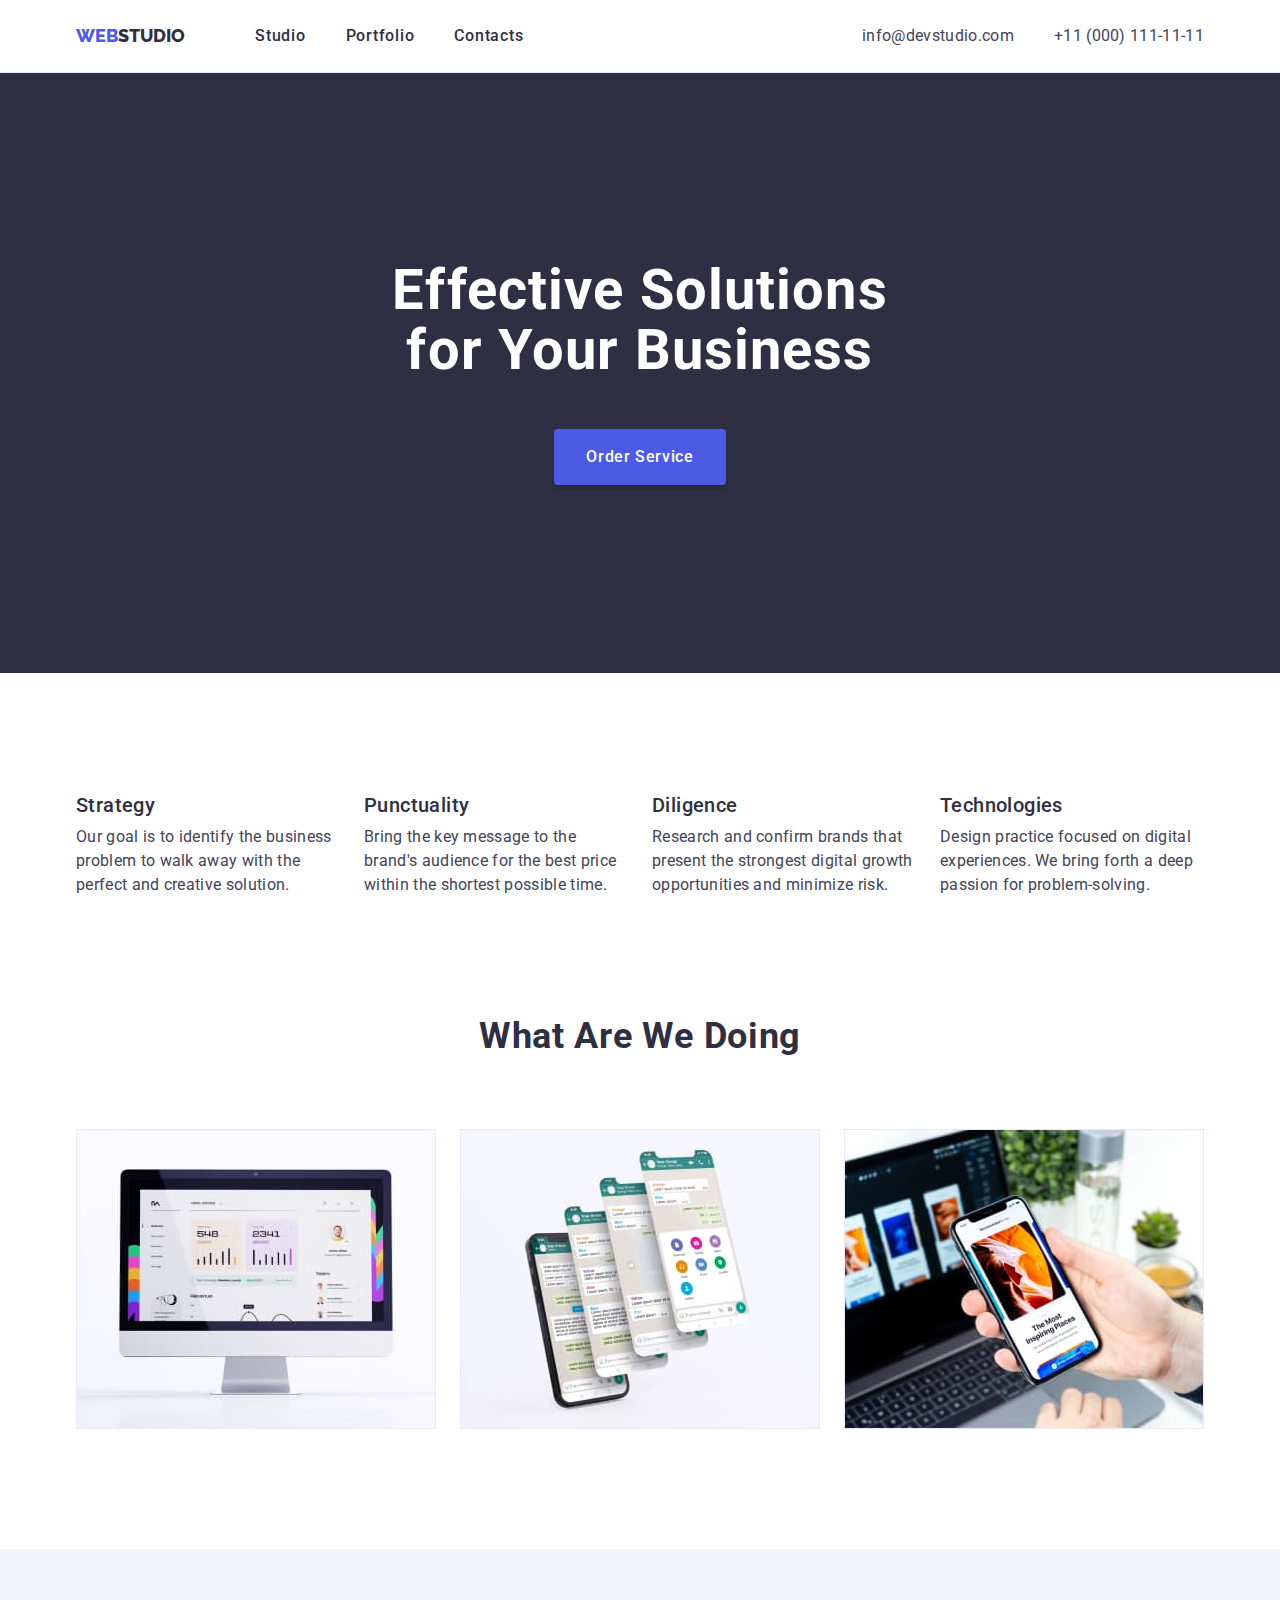
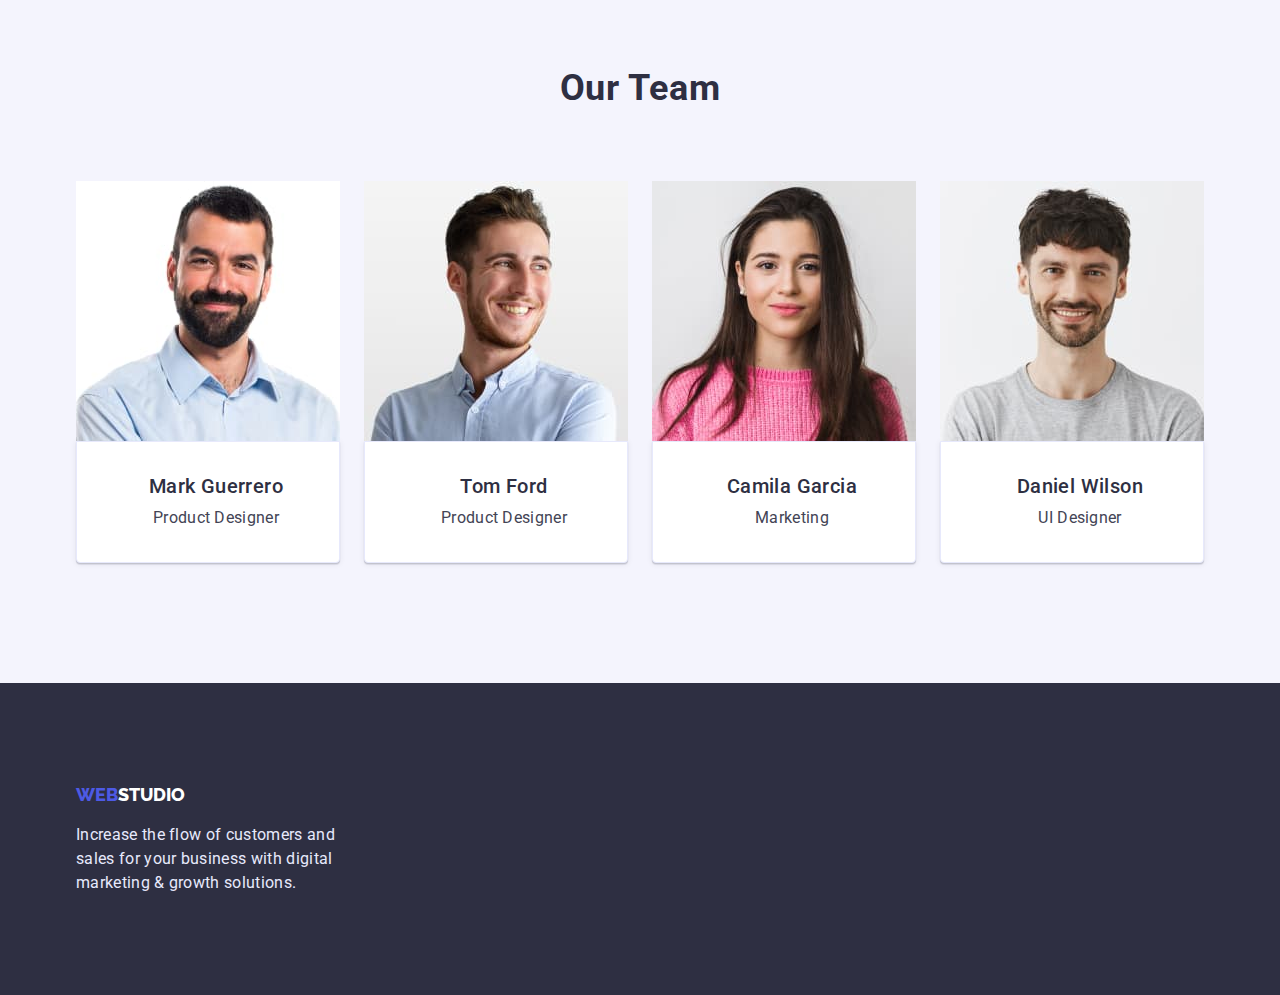
<file: index.html>
<!DOCTYPE html>
<html lang="en">
<head>
    <meta charset="UTF-8">
    <meta http-equiv="X-UA-Compatible" content="IE=edge">
    <meta name="viewport" content="width=device-width, initial-scale=1.0">
    <title>WebStudio</title>
    <link rel="preconnect" href="https://fonts.googleapis.com">
    <link rel="preconnect" href="https://fonts.gstatic.com" crossorigin>
    <link href="https://fonts.googleapis.com/css2?family=Raleway:wght@800&family=Roboto:wght@400;500;700;900&display=swap"
        rel="stylesheet">
    <link rel="stylesheet" href="https://cdn.jsdelivr.net/npm/modern-normalize@1.1.0/modern-normalize.min.css">
    <link rel="stylesheet" href="./css/styles.css">
</head>
<body class="body-section">
    <!--Header section-->
    <header class="page-header">
    <div class="container page-header-container">
        <nav class="page-nav">
         <a class="logo link" href="./index.html"><span class="logo-web">Web</span>Studio</a>
            <ul class="menu list">
                <li class="menu-item">
                    <a class="menu-link link" href="./index.html">Studio</a>
                </li>
                <li class="menu-item">
                    <a class="menu-link link" href="./portfolio.html">Portfolio</a>
                </li>
                <li class="menu-item">
                    <a class="menu-link link" href="">Contacts</a>
                </li>
            </ul>
        </nav>
        <address  class="address-page">
            <ul class="contact-menu list">
                <li>
                    <a class="contact-link link" href="mailto:info@devstudio.com">info@devstudio.com</a>
                </li>
                <li>
                    <a class="contact-link link" href="tel:+110001111111">+11 (000) 111-11-11</a>
                </li>
            </ul>
        </address>
    </div>
    </header>
   

    <!--Main section-->
    <main>
        <!--Hero section-->
       <section class="hero section">
        <div class="container">
        <h1 class="hero-title">Effective Solutions
        for Your Business
        </h1>
        <button class="modal-button" type="button">Order Service</button>
        </div>
       </section>    
       <!--About section-->
       <section class="benefits section">
    <div class="container">
        <h2 hidden>Benefits</h2>
       <ul class="benefits-list list">
        <li class="benefits-item">
            <h3 class="section-subtitle">Strategy</h3>
            <p class="section-text">Our goal is to identify the business
            problem to walk away with the perfect and creative solution.</p>
        </li>
        <li class="benefits-item">
            <h3 class="section-subtitle">Punctuality</h3>
            <p class="section-text">Bring the key message to the brand's audience for the best price within the shortest possible time.</p>
        </li>
        <li class="benefits-item">
            <h3 class="section-subtitle">Diligence</h3>
            <p class="section-text">Research and confirm brands that present the strongest digital growth opportunities and minimize risk.</p>
        </li>
        <li class="benefits-item">
            <h3 class="section-subtitle">Technologies</h3>
            <p class="section-text">Design practice focused on digital experiences. We bring forth a deep passion for problem-solving.</p>
        </li>
       </ul>
    </div>
       </section>
    
       <!--Doing section-->
       <section class="doing section" >
        <div class="container">
        <h2 class="title">What Are We Doing</h2>
        <ul class="list-doing-img list">
            <li class="doing-item">
                <img class="doing-img" src="./images/doing/computer.jpg" alt="computer" width="360" height="300">
            </li>
            <li class="doing-item">
                <img class="doing-img" src="./images/doing/phone.jpg" alt="phone" width="360" height="300">
            </li>
            <li class="doing-item">
                <img class="doing-img"src="./images/doing/laptop-phone.jpg" alt="laptop-phone" width="360" height="300">
            </li>
        </ul>
        </div>
       </section>
    
       <!--Team section-->
    
       <section class="team section"> 
        <div class="container">
        <h2 class="title">Our Team</h2>
        <ul class="team-list list">
            <li class="member-item">
                <img class="member-img" src="./images/team/mark.guerrero.jpg" alt="Team member" width="264" height="260">
               <div class="card-text card-text-member">
                 <h3 class="section-subtitle">Mark Guerrero</h3>
                 <p class="section-text">Product Designer</p>
                </div>
            </li>
            <li class="member-item">
                <img class="member-img" src="./images/team/tom.ford.jpg" alt="Team member" width="264" height="260">
                <div class="card-text card-text-member">
                <h3 class="section-subtitle">Tom Ford</h3>
                <p class="section-text">Product Designer</p>
                </div>
            </li>
            <li class="member-item">
                <img class="member-img" src="./images/team/camila.garcia.jpg" alt="Team member" width="264" height="260">
                <div class="card-text card-text-member">
                <h3 class="section-subtitle">Camila Garcia</h3>
                <p class="section-text">Marketing</p>
                </div>
            </li>
            <li class="member-item">
                <img class="member-img" src="./images/team/daniel.wilson.jpg" alt="Team member" width="264" height="260">
              <div class="card-text card-text-member">
                <h3 class="section-subtitle">Daniel Wilson</h3>
                <p class="section-text">UI Designer</p>
              </div>
            </li>
        </ul>
        </div>
       </section>
    
    </main>
    <!--Footer section-->   
    <footer class="section-footer">
        <div class="container footer-container">
        <a class="logo link footer-logo" href="./index.html"><span class="logo-web">Web</span>Studio</a>
        <p class="footer-text">Increase the flow of customers and sales for your business with digital marketing & growth solutions.</p>
        </div>
    </footer>
    
</body>
</html>
</file>
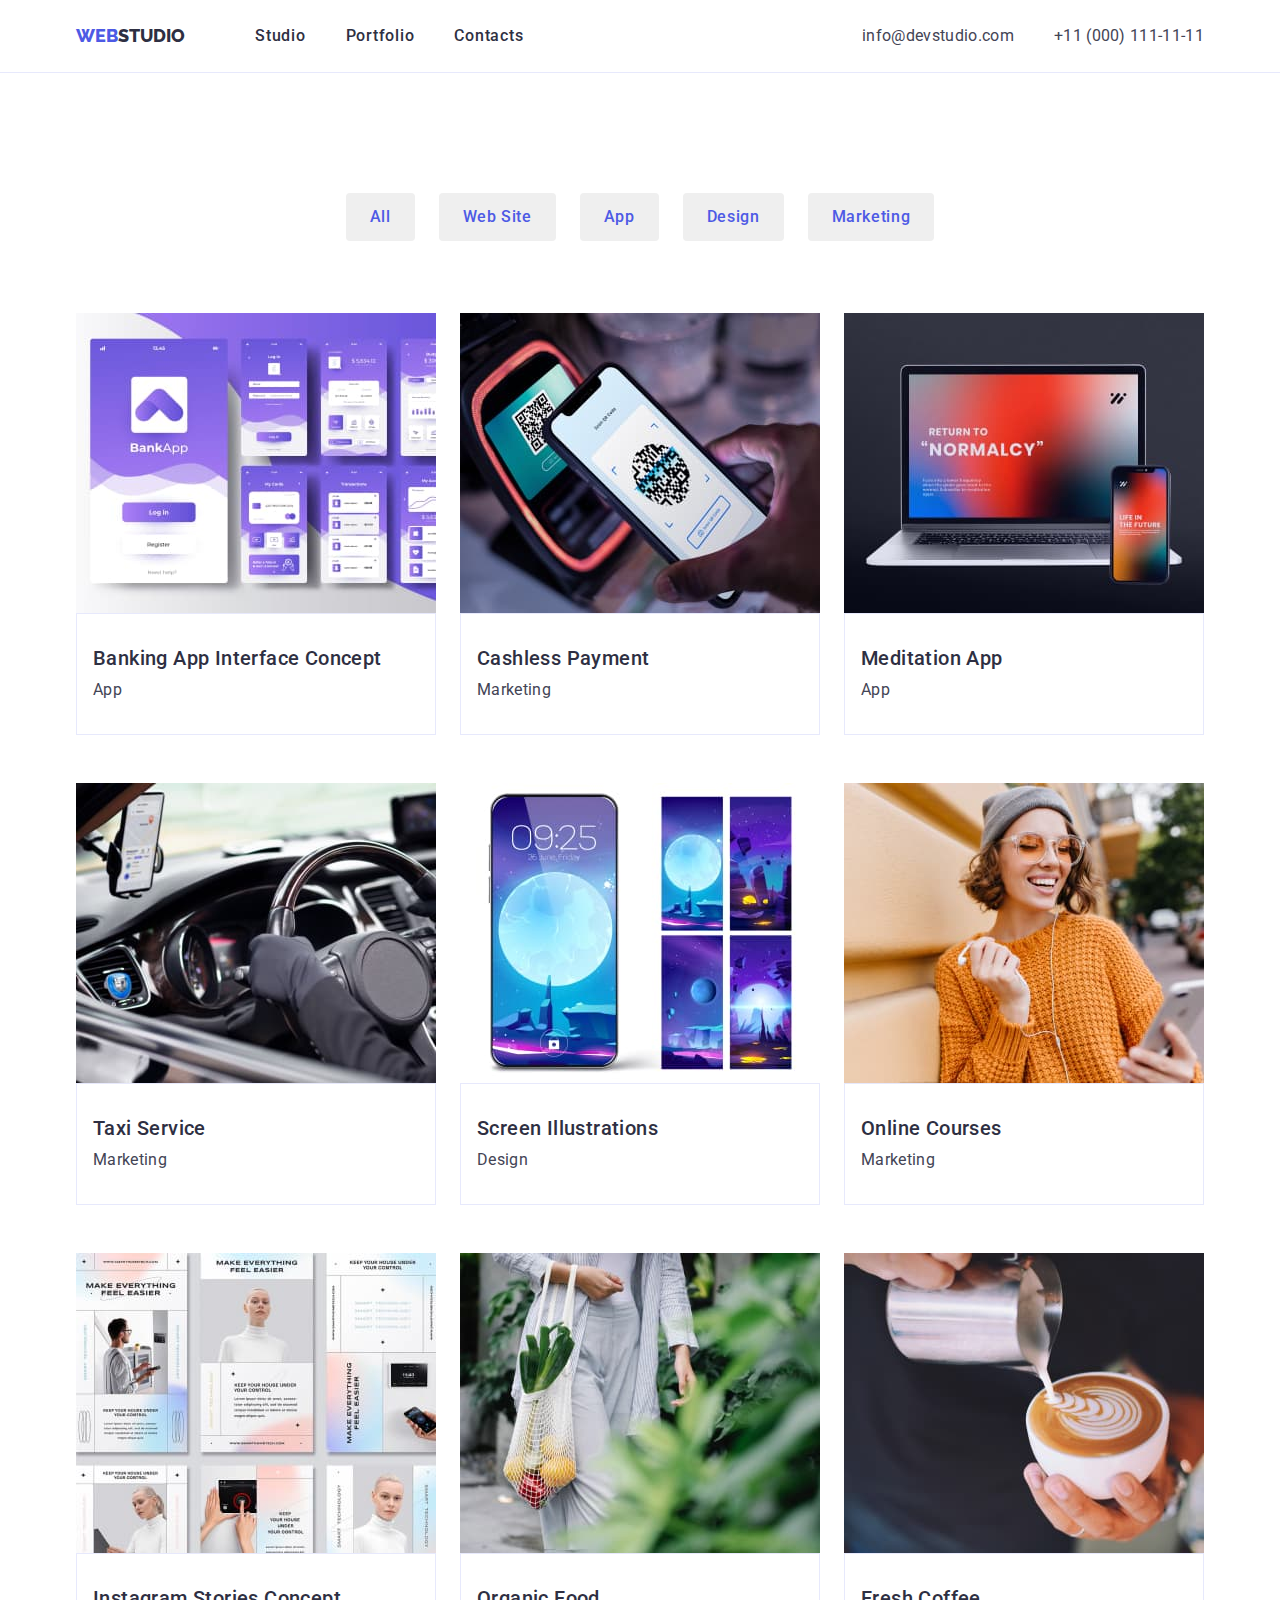
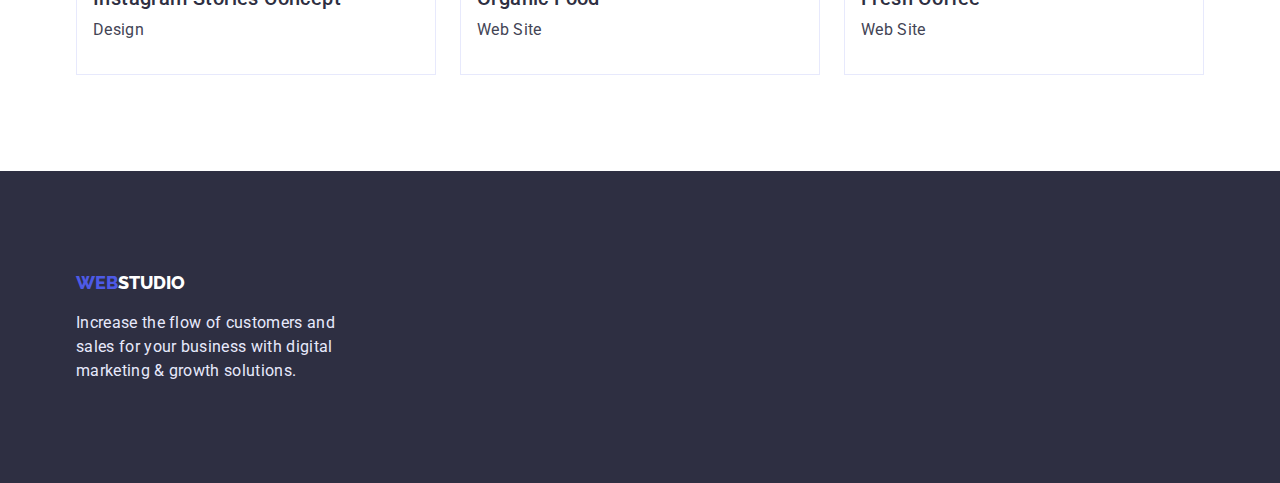
<file: portfolio.html>
<!DOCTYPE html>
<html lang="en">

<head>
    <meta charset="UTF-8">
    <meta http-equiv="X-UA-Compatible" content="IE=edge">
    <meta name="viewport" content="width=device-width, initial-scale=1.0">
    <title>WebStudio</title>
    <link rel="preconnect" href="https://fonts.googleapis.com">
    <link rel="preconnect" href="https://fonts.gstatic.com" crossorigin>
    <link
        href="https://fonts.googleapis.com/css2?family=Raleway:wght@800&family=Roboto:wght@400;500;700;900&display=swap"
        rel="stylesheet">
    <link rel="stylesheet" href="https://cdn.jsdelivr.net/npm/modern-normalize@1.1.0/modern-normalize.min.css">
    <link rel="stylesheet" href="./css/styles.css">
</head>
<!--Body section-->
<body class="body-section">
      <!--Header section-->
        <header class="page-header">
            <div class="container page-header-container">
            <nav class="page-nav">
             <a class="logo link" href="./index.html"><span class="logo-web">Web</span>Studio</a>
                <ul class="menu list">
                    <li class="menu-item">
                        <a class="menu-link link" href="./index.html">Studio</a>
                    </li>
                    <li class="menu-item">
                        <a class="menu-link link" href="./portfolio.html">Portfolio</a>
                    </li>
                    <li class="menu-item">
                        <a class="menu-link link" href="">Contacts</a>
                    </li>
                </ul>
            </nav>
            <address class="address-page">
                <ul class="contact-menu list">
                    <li>
                        <a class="contact-link link" href="mailto:info@devstudio.com">info@devstudio.com</a>
                    </li>
                    <li>
                        <a class="contact-link link" href="tel:+110001111111">+11 (000) 111-11-11</a>
                    </li>
                </ul>
            </address>
            </div>
        </header>
    
        <main>
 <!--Filter Button-->
 <section class="section portfolio">
 <div class="container"> 
 <h1 hidden>Menu</h1>
 <ul class="filter-btn-list list">
    <li><button class="filter-btn" type="button">All</button></li>
    <li><button class="filter-btn" type="button">Web Site</button></li>
    <li><button class="filter-btn" type="button">App</button></li>
    <li><button class="filter-btn" type="button">Design</button></li>
    <li><button class="filter-btn" type="button">Marketing</button></li>
 </ul>

<!--Portfolio section-->


<ul class="portfolio-list list">
    <li class="portfolio-item">
        <a class="project-card link" href="">
            <img src="./images/portfolio/banking-app.jpg" alt="Banking App Interface Concept" width:360px;>
            <div class="card-text">
                <h2 class="section-subtitle">Banking App Interface Concept</h2>
                <p  class="section-text">App</p>
            </div>
        </a>
    </li>
    <li class="portfolio-item">
        <a class="project-card link" href="">
            <img src="./images/portfolio/cashless-payment.jpg" alt="Cashless Payment" width:360px;>
            <div class="card-text">
                <h2 class="section-subtitle">Cashless Payment</h2>
                <p  class="section-text">Marketing</p>
            </div>
        </a>
    </li>
    <li class="portfolio-item">
        <a class="project-card link" href="">
            <img src="./images/portfolio/meditaion-app.jpg" alt="Meditation App" width:360px;>
            <div class="card-text">
                <h2 class="section-subtitle">Meditation App</h2>
                <p class="section-text">App</p>
            </div>
        </a>
    </li>
    <li class="portfolio-item">
        <a class="project-card link" href="">
            <img src="./images/portfolio/taxi-service.jpg" alt="Taxi Service" width:360px;>
            <div class="card-text">
                <h2 class="section-subtitle">Taxi Service</h2>
                <p class="section-text">Marketing</p>
            </div>
        </a>
    </li>
    <li class="portfolio-item">
        <a class="project-card link" href="">
            <img src="./images/portfolio/screen-illustrations.jpg" alt="Screen Illustrations" width:360px;>
            <div class="card-text">
                <h2 class="section-subtitle">Screen Illustrations</h2>
                <p class="section-text">Design</p>
            </div>
        </a>
    </li>
    <li class="portfolio-item">
        <a class="project-card link" href="">
            <img src="./images/portfolio/online-courses.jpg" alt="Online Courses" width:360px;>
            <div class="card-text">
                <h2 class="section-subtitle">Online Courses</h2>
                <p class="section-text">Marketing</p>
            </div>
        </a>
    </li>
    <li class="portfolio-item">
        <a class="project-card link" href="">
            <img src="./images/portfolio/instagram-stories.jpg" alt="Instagram Stories Concept" width:360px;>
            <div class="card-text">
                <h2 class="section-subtitle">Instagram Stories Concept</h2>
                <p class="section-text">Design</p>
            </div>
        </a>
    </li>
    <li class="portfolio-item">
        <a class="project-card link" href="">
            <img src="./images/portfolio/organic-food.jpg" alt="Organic Food" width:360px;>
            <div class="card-text">
                <h2 class="section-subtitle">Organic Food</h2>
                <p class="section-text">Web Site</p>
            </div>
        </a>
    </li>
    <li class="portfolio-item">
        <a class="project-card link" href="">
            <img src="./images/portfolio/coffe.jpg" alt="Fresh Coffee" width:360px;>
            <div class="card-text">
                <h2 class="section-subtitle">Fresh Coffee</h2>
                <p class="section-text">Web Site</p>
            </div>
        </a>
    </li>
</ul> 
</div>
</section>
</main>

        <!--Footer section-->
        <footer class="section-footer">
            <div class="container footer-container">
            <a class="logo link" href="./index.html"><span class="logo-web">Web</span>Studio</a>
            <p class="footer-text">Increase the flow of customers and sales for your business with digital marketing & growth
        solutions.</p>
        </div>
    </footer>
    
</body>
</html>
</file>
<file: css/styles.css>
.list {
    list-style: none;
}
.link {
    text-decoration: none;
}

body {
        font-family: 'Roboto', sans-serif;
        font-size: 16px;
        background-color: var(--white-color)

}
.container {
width: 1158px;
margin-left: auto;
margin-right: auto;
padding-left: 15px;
padding-right: 15px;
/* outline: 2px solid red; */
}

:root{ 
        --title-color: #2E2F42;
        --text-color: #434455;
        --contrast-color: #4D5AE5;
        --white-color: #ffffff;

}
h1, h2, h3, h4, p {
        margin-top: 0;
        margin-bottom: 0;
}
ul, ol {
        margin-top: 0;
        margin-bottom: 0;
        padding-left: 0;
}
img{
        display: block;
}

/* Header */
.page-header-container{
        display: flex;
        align-items: center;
        
}
.page-header{
        border-bottom: 1px solid #E7E9FC;
        padding-top: 24px;
        padding-bottom: 24px;
}
.page-nav{
        display: flex;
        align-items: center;
}
.menu{
        display: flex;
        align-items: center;
}
.contact-menu{
        display: flex;
        align-items: center;
        gap: 40px;
}
.contact-link{
        display: flex;
}


.menu-item:not(:last-child) {
        margin-right: 40px;
}
.address-page{
        margin-left: auto;
}


.section{
        padding-top: 120px;
        padding-bottom: 120px;
}
.benefits{
        padding-bottom: 0px;
}
.benefits-list{
        display: flex;
        column-gap: 24px;
}
.benefits-item{
        flex-basis: calc((100% - 3 * 24px) / 4);
}
/*.benefits-item, .doing-item:not(:last-child){
        padding-right: 24px;
} 
*/
.list-doing-img{
        display: flex;
        align-items: center;
}
/* li{
        outline: 2px solid red;
} */


.logo-web {

        color: var(--contrast-color);
}
.logo {

        font-family: 'Raleway';
        font-weight: 800;
        font-size: 18px;
        line-height: 1.33;
        text-transform: uppercase;
        color: var(--title-color);
        margin-right: 70px;
}
.footer-logo{
        margin-right: 0px;
}
.menu-link{
        font-weight: 500;     
        line-height: 1.5;
        color: var(--title-color);
        letter-spacing: 0.02cm;
        
}
.menu-link:hover,
.menu-link:focus{
        color: var(--contrast-color);
}
.contact-link{
     letter-spacing: 0.02em;
     font-style: normal;
     line-height: 1.5;
     color: var(--text-color);
}

.contact-link:hover,
.contact-link:focus{
   
        color: var(--contrast-color);
}

/*Hero section*/
.hero{
        background-color:var(--title-color);
        padding-top: 188px;
        padding-bottom: 188px;
}
.hero-title{
 
        font-size: 56px;
        line-height: 1.07;
        text-align: center;
        letter-spacing: 0.02em;
        color: var(--white-color);
        max-width: 500px;
        margin: auto;

}
.modal-button{

        font-weight: 500;
        line-height: 1.5;
        letter-spacing: 0.04em;
        color: var(--white-color);
        display: flex;
        background: var(--contrast-color);
        box-shadow: 0px 4px 4px rgba(0, 0, 0, 0.15);
        border-radius: 4px;
                flex-direction: row;
                align-items: flex-start;
                padding: 16px 32px;
        margin: auto;
        margin-top: 48px;
        border: none;
}
.modal-button:hover,
.modal-button:focus{
        background: var(--contrast-color);
        box-shadow: 0px 4px 4px rgba(0, 0, 0, 0.15);
        border-radius: 4px;
}

.title{
        text-transform: capitalize;
        font-size: 36px;
        line-height: 1.11;
        text-align: center;
        letter-spacing: 0.02em;
        color: var(--title-color);
        margin-bottom: 72px;
}
.section-subtitle{

        font-weight: 500;
        font-size: 20px;
        line-height: 1.2;
        letter-spacing: 0.02em;
       color: var(--title-color);
}
.section-text{

        line-height: 1.5;
        letter-spacing: 0.02em;
        color: var(--text-color);
        margin-top: 8px;

}
.list-doing-img{
        display: flex;
        justify-content: space-between;
}

.team{
        background-color: #F4F4FD;
}

.team-list{
        display: flex;
        flex-wrap: wrap;
        column-gap: 24px;
        flex-basis: calc((100% - 3 * 24px) / 4);
}
.card-text{
        padding-top: 32px;
        padding-bottom: 32px;
        border: 1px solid #E7E9FC;
        padding-left: 16px;
}

.card-text-member{
        text-align: center;
        background-color: var(--white-color);
        box-shadow: 0px 1px 6px rgba(46, 47, 66, 0.08), 0px 1px 1px rgba(46, 47, 66, 0.16), 0px 2px 1px rgba(46, 47, 66, 0.08);
                border-radius: 0px 0px 4px 4px;
}
/*Footer section*/
.section-footer{
        background: var(--title-color);
        padding-top: 100px;
        padding-bottom: 100px;
}
.section-footer .logo{
        color: var(--white-color);
}

.footer-text{

        line-height: 1.5;
        letter-spacing: 0.02em;
        color: #E7E9FC;
        max-width: 300px;
        margin-top: 16px;
}
.footer-container{
        
        
}


/*Filter Button*/
.filter-btn{
 
        font-weight: 500;
        line-height: 1.5;
        letter-spacing: 0.04em;
        color: var(--contrast-color);

}
.filter-btn:hover,
.filter-btn:focus{

    font-weight: 500;
    line-height: 1.5;
    letter-spacing: 0.04em;
    color: var(--white-color);
    background: #404BBF;
}
.filter-btn{
        cursor: pointer;
        border: none;
        border-radius: 4px;
        padding: 12px 24px;
}
.filter-btn-list{
        display: flex;
        justify-content: center;
        column-gap: 24px;
        
}

.portfolio-list{
        display: flex;
        flex-wrap: wrap;
        column-gap: 24px;
        row-gap: 48px;
        flex-basis: calc((100% - 2 * 24px) / 3);
        margin-top: 72px;
        
}
.portfolio{
        padding-bottom: 96px;
}
</file>
